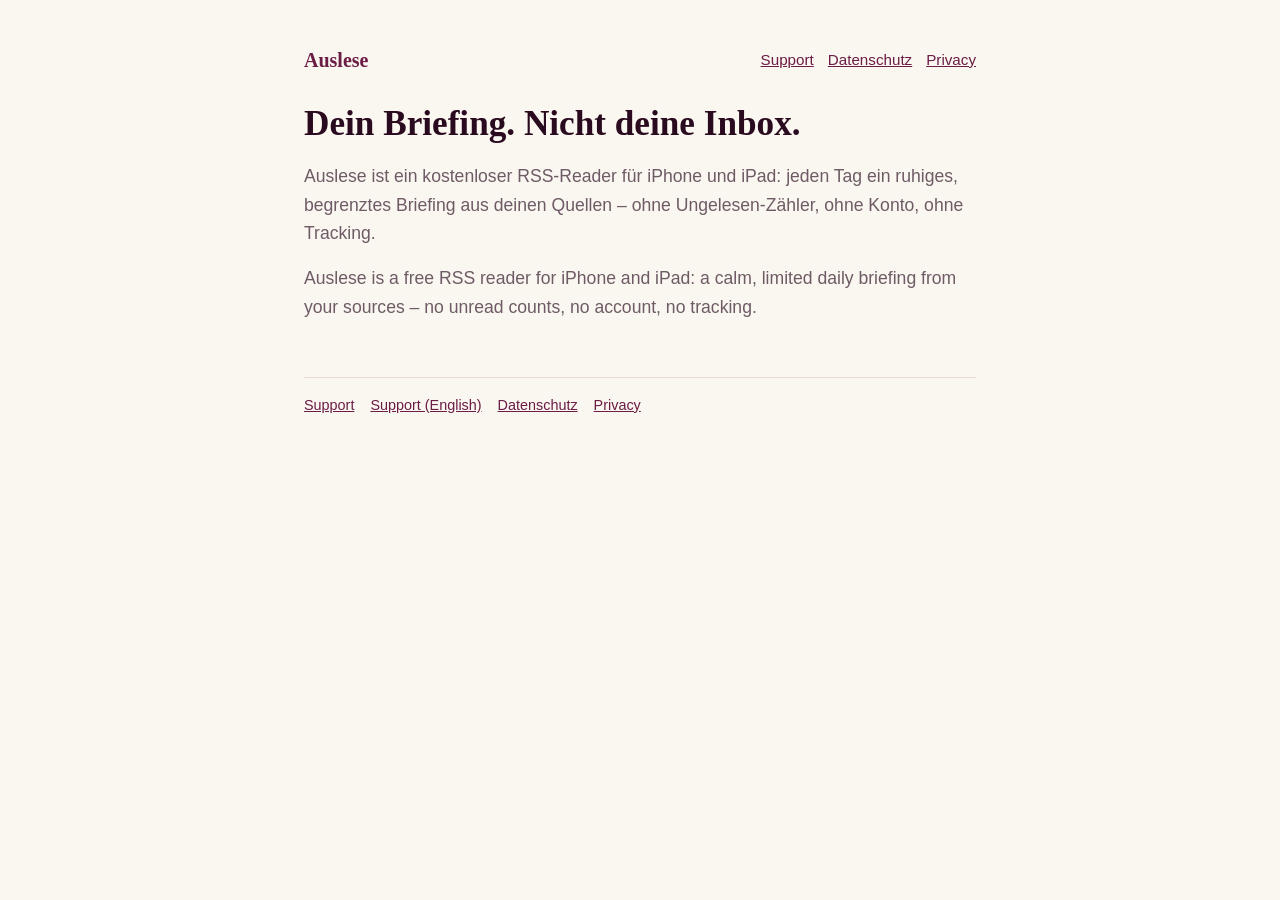
<file: index.html>
<!doctype html>
<html lang="de">
<head>
<meta charset="utf-8">
<meta name="viewport" content="width=device-width, initial-scale=1">
<title>Auslese – RSS-Reader für iPhone und iPad</title>
<link rel="stylesheet" href="style.css">
</head>
<body>
<main>
<header><span class="brand">Auslese</span><nav><a href="support/">Support</a><a href="datenschutz/">Datenschutz</a><a href="privacy/">Privacy</a></nav></header>
<h1>Dein Briefing. Nicht deine Inbox.</h1>
<p class="lead">Auslese ist ein kostenloser RSS-Reader für iPhone und iPad: jeden Tag ein ruhiges, begrenztes Briefing aus deinen Quellen – ohne Ungelesen-Zähler, ohne Konto, ohne Tracking.</p>
<p lang="en" class="lead">Auslese is a free RSS reader for iPhone and iPad: a calm, limited daily briefing from your sources – no unread counts, no account, no tracking.</p>
<footer><a href="support/">Support</a><a href="support/en/">Support (English)</a><a href="datenschutz/">Datenschutz</a><a href="privacy/">Privacy</a></footer>
</main>
</body>
</html>
</file>
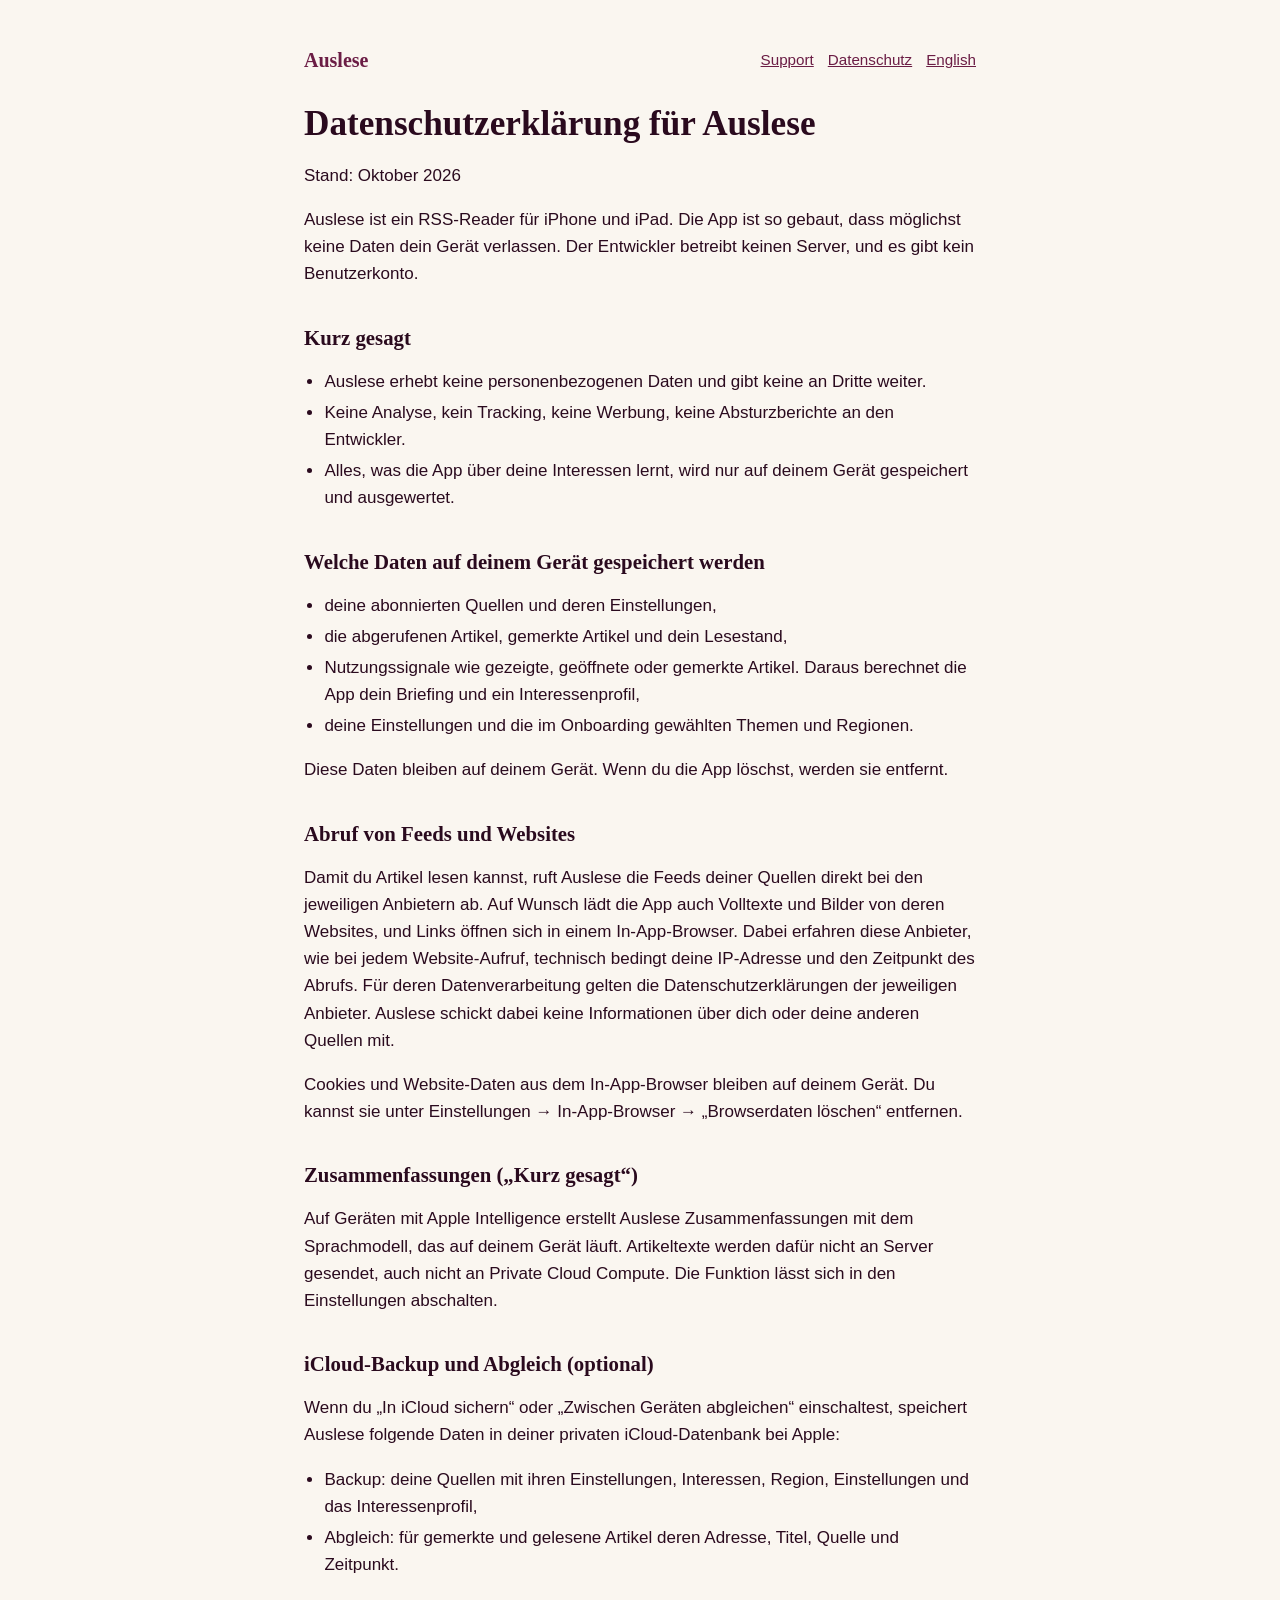
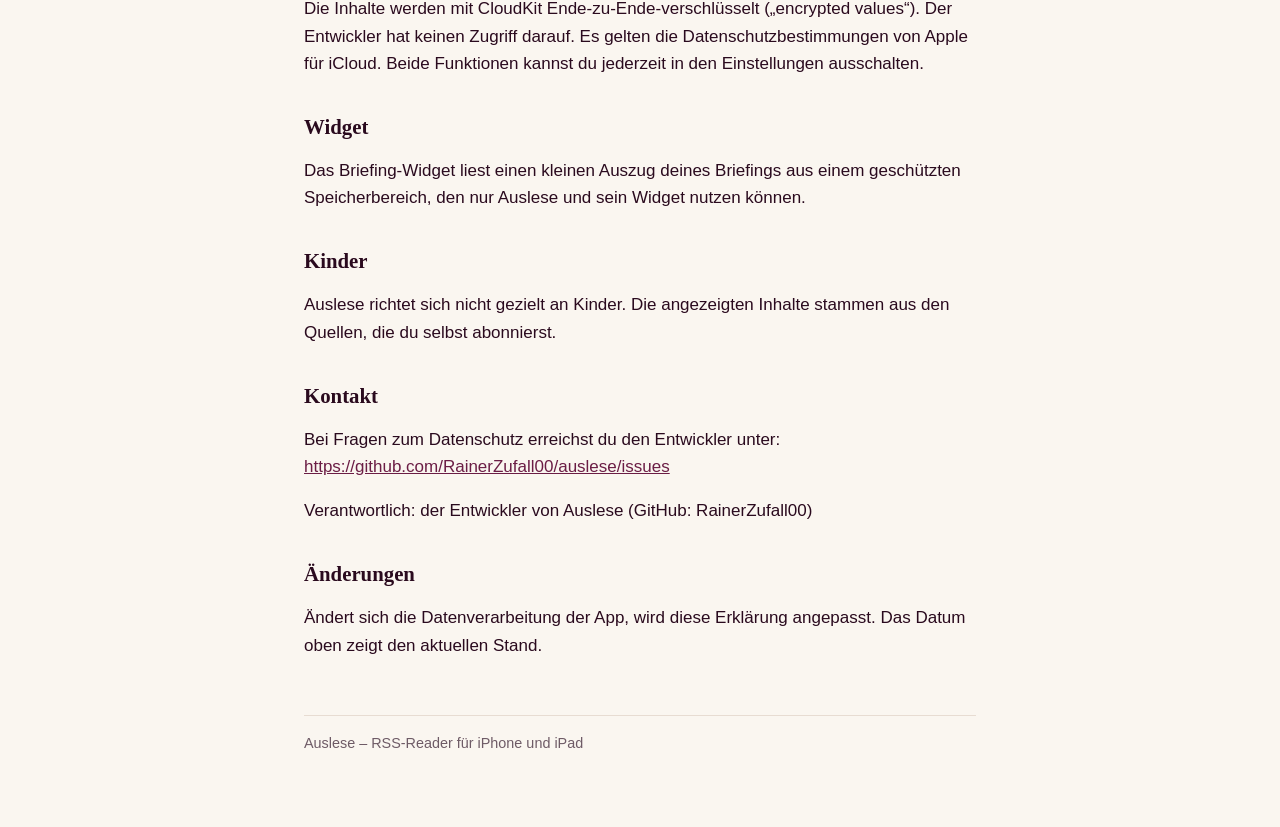
<file: datenschutz/index.html>
<!doctype html>
<html lang="de">
<head>
<meta charset="utf-8">
<meta name="viewport" content="width=device-width, initial-scale=1">
<title>Datenschutz – Auslese</title>
<link rel="stylesheet" href="../style.css">
</head>
<body>
<main>
<header><a class="brand" href="../">Auslese</a><nav><a href="../support/">Support</a><a href="../datenschutz/">Datenschutz</a><a href="../privacy/" hreflang="en">English</a></nav></header>
<h1>Datenschutzerklärung für Auslese</h1>
<p>Stand: Oktober 2026</p>
<p>Auslese ist ein RSS-Reader für iPhone und iPad. Die App ist so gebaut, dass möglichst keine Daten dein Gerät verlassen. Der Entwickler betreibt keinen Server, und es gibt kein Benutzerkonto.</p>
<h2>Kurz gesagt</h2>
<ul><li>Auslese erhebt keine personenbezogenen Daten und gibt keine an Dritte weiter.</li><li>Keine Analyse, kein Tracking, keine Werbung, keine Absturzberichte an den Entwickler.</li><li>Alles, was die App über deine Interessen lernt, wird nur auf deinem Gerät gespeichert und ausgewertet.</li></ul>
<h2>Welche Daten auf deinem Gerät gespeichert werden</h2>
<ul><li>deine abonnierten Quellen und deren Einstellungen,</li><li>die abgerufenen Artikel, gemerkte Artikel und dein Lesestand,</li><li>Nutzungssignale wie gezeigte, geöffnete oder gemerkte Artikel. Daraus berechnet die App dein Briefing und ein Interessenprofil,</li><li>deine Einstellungen und die im Onboarding gewählten Themen und Regionen.</li></ul>
<p>Diese Daten bleiben auf deinem Gerät. Wenn du die App löschst, werden sie entfernt.</p>
<h2>Abruf von Feeds und Websites</h2>
<p>Damit du Artikel lesen kannst, ruft Auslese die Feeds deiner Quellen direkt bei den jeweiligen Anbietern ab. Auf Wunsch lädt die App auch Volltexte und Bilder von deren Websites, und Links öffnen sich in einem In-App-Browser. Dabei erfahren diese Anbieter, wie bei jedem Website-Aufruf, technisch bedingt deine IP-Adresse und den Zeitpunkt des Abrufs. Für deren Datenverarbeitung gelten die Datenschutzerklärungen der jeweiligen Anbieter. Auslese schickt dabei keine Informationen über dich oder deine anderen Quellen mit.</p>
<p>Cookies und Website-Daten aus dem In-App-Browser bleiben auf deinem Gerät. Du kannst sie unter Einstellungen → In-App-Browser → „Browserdaten löschen“ entfernen.</p>
<h2>Zusammenfassungen („Kurz gesagt“)</h2>
<p>Auf Geräten mit Apple Intelligence erstellt Auslese Zusammenfassungen mit dem Sprachmodell, das auf deinem Gerät läuft. Artikeltexte werden dafür nicht an Server gesendet, auch nicht an Private Cloud Compute. Die Funktion lässt sich in den Einstellungen abschalten.</p>
<h2>iCloud-Backup und Abgleich (optional)</h2>
<p>Wenn du „In iCloud sichern“ oder „Zwischen Geräten abgleichen“ einschaltest, speichert Auslese folgende Daten in deiner privaten iCloud-Datenbank bei Apple:</p>
<ul><li>Backup: deine Quellen mit ihren Einstellungen, Interessen, Region, Einstellungen und das Interessenprofil,</li><li>Abgleich: für gemerkte und gelesene Artikel deren Adresse, Titel, Quelle und Zeitpunkt.</li></ul>
<p>Die Inhalte werden mit CloudKit Ende-zu-Ende-verschlüsselt („encrypted values“). Der Entwickler hat keinen Zugriff darauf. Es gelten die Datenschutzbestimmungen von Apple für iCloud. Beide Funktionen kannst du jederzeit in den Einstellungen ausschalten.</p>
<h2>Widget</h2>
<p>Das Briefing-Widget liest einen kleinen Auszug deines Briefings aus einem geschützten Speicherbereich, den nur Auslese und sein Widget nutzen können.</p>
<h2>Kinder</h2>
<p>Auslese richtet sich nicht gezielt an Kinder. Die angezeigten Inhalte stammen aus den Quellen, die du selbst abonnierst.</p>
<h2>Kontakt</h2>
<p>Bei Fragen zum Datenschutz erreichst du den Entwickler unter: <a href="https://github.com/RainerZufall00/auslese/issues">https://github.com/RainerZufall00/auslese/issues</a></p>
<p>Verantwortlich: der Entwickler von Auslese (GitHub: RainerZufall00)</p>
<h2>Änderungen</h2>
<p>Ändert sich die Datenverarbeitung der App, wird diese Erklärung angepasst. Das Datum oben zeigt den aktuellen Stand.</p>
<footer><span>Auslese – RSS-Reader für iPhone und iPad</span></footer>
</main>
</body>
</html>
</file>
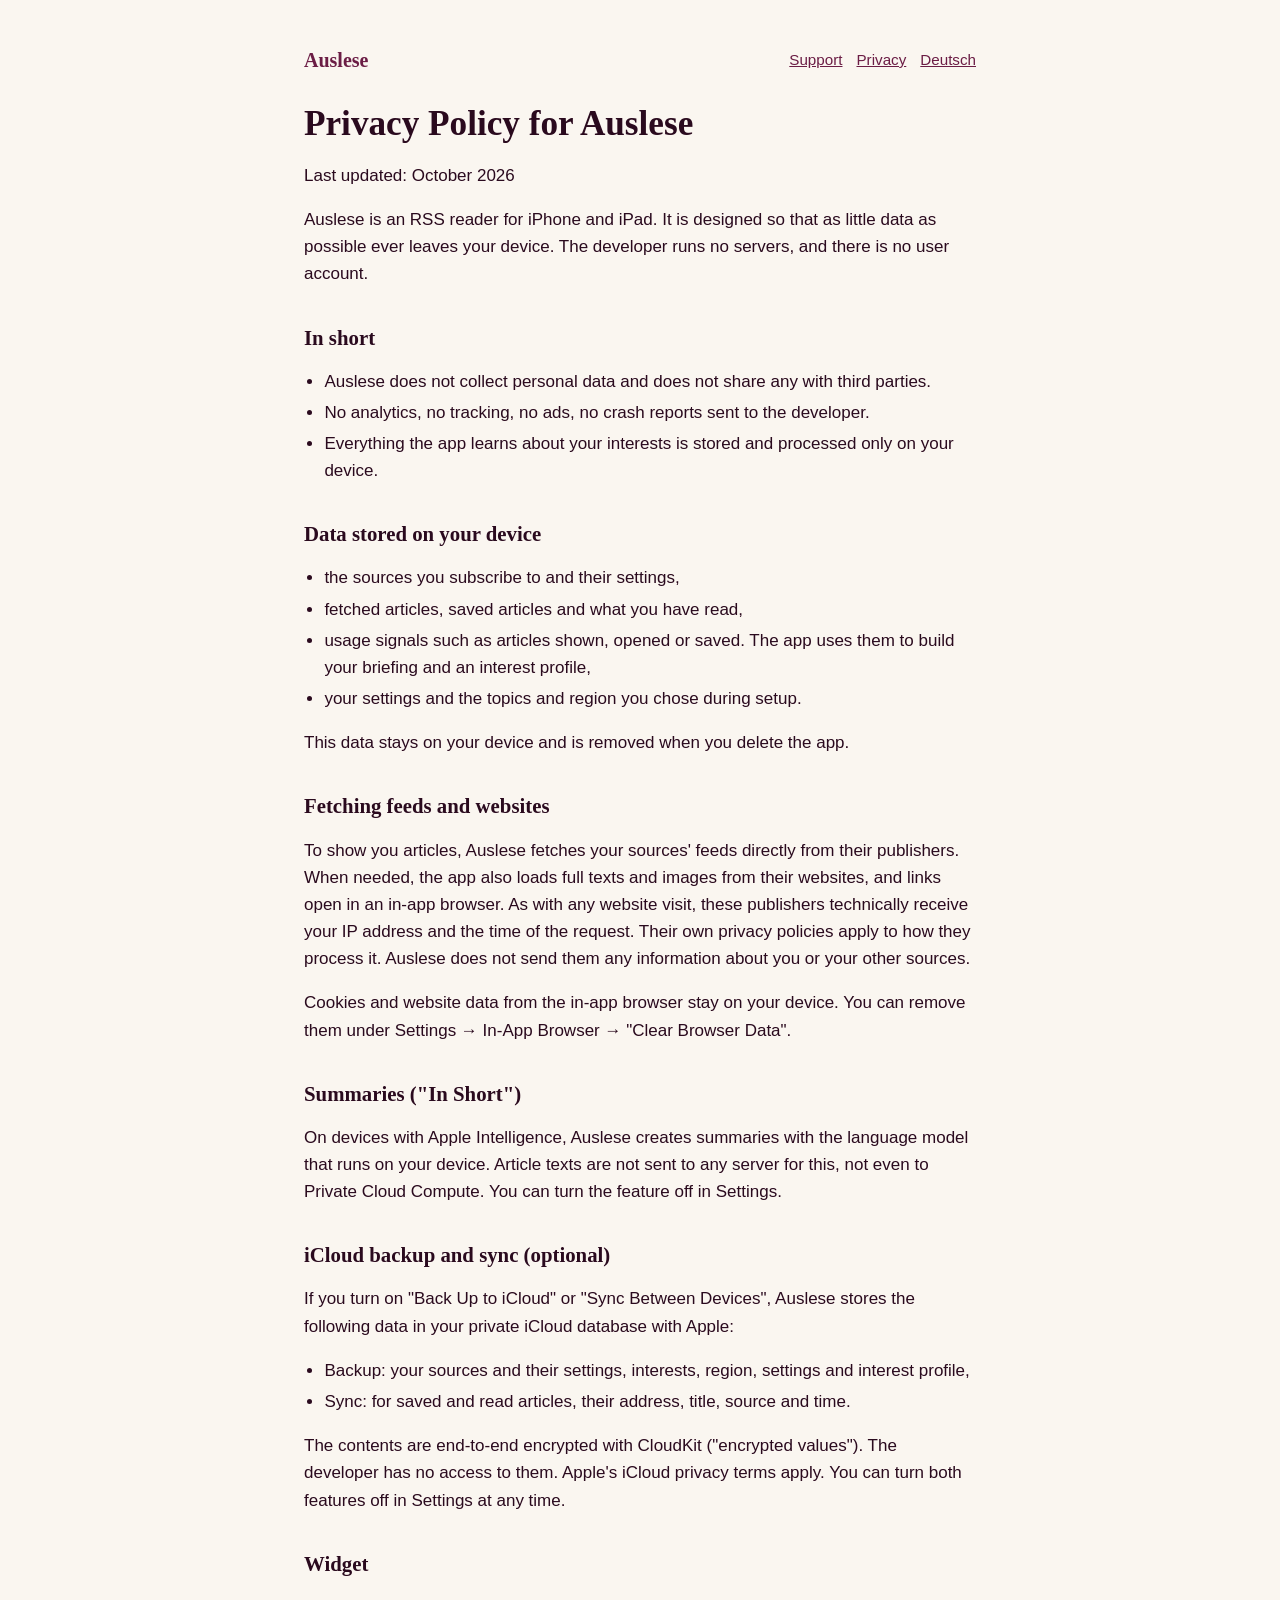
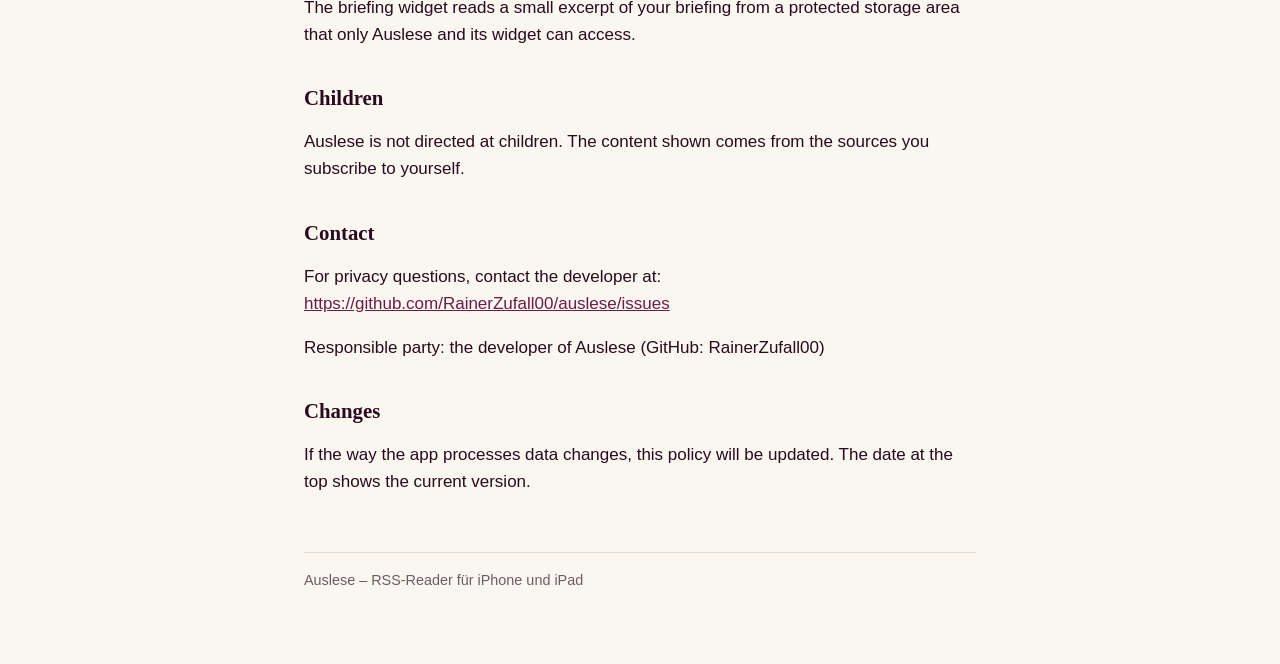
<file: privacy/index.html>
<!doctype html>
<html lang="en">
<head>
<meta charset="utf-8">
<meta name="viewport" content="width=device-width, initial-scale=1">
<title>Privacy – Auslese</title>
<link rel="stylesheet" href="../style.css">
</head>
<body>
<main>
<header><a class="brand" href="../">Auslese</a><nav><a href="../support/en/">Support</a><a href="../privacy/">Privacy</a><a href="../datenschutz/" hreflang="de">Deutsch</a></nav></header>
<h1>Privacy Policy for Auslese</h1>
<p>Last updated: October 2026</p>
<p>Auslese is an RSS reader for iPhone and iPad. It is designed so that as little data as possible ever leaves your device. The developer runs no servers, and there is no user account.</p>
<h2>In short</h2>
<ul><li>Auslese does not collect personal data and does not share any with third parties.</li><li>No analytics, no tracking, no ads, no crash reports sent to the developer.</li><li>Everything the app learns about your interests is stored and processed only on your device.</li></ul>
<h2>Data stored on your device</h2>
<ul><li>the sources you subscribe to and their settings,</li><li>fetched articles, saved articles and what you have read,</li><li>usage signals such as articles shown, opened or saved. The app uses them to build your briefing and an interest profile,</li><li>your settings and the topics and region you chose during setup.</li></ul>
<p>This data stays on your device and is removed when you delete the app.</p>
<h2>Fetching feeds and websites</h2>
<p>To show you articles, Auslese fetches your sources' feeds directly from their publishers. When needed, the app also loads full texts and images from their websites, and links open in an in-app browser. As with any website visit, these publishers technically receive your IP address and the time of the request. Their own privacy policies apply to how they process it. Auslese does not send them any information about you or your other sources.</p>
<p>Cookies and website data from the in-app browser stay on your device. You can remove them under Settings → In-App Browser → "Clear Browser Data".</p>
<h2>Summaries ("In Short")</h2>
<p>On devices with Apple Intelligence, Auslese creates summaries with the language model that runs on your device. Article texts are not sent to any server for this, not even to Private Cloud Compute. You can turn the feature off in Settings.</p>
<h2>iCloud backup and sync (optional)</h2>
<p>If you turn on "Back Up to iCloud" or "Sync Between Devices", Auslese stores the following data in your private iCloud database with Apple:</p>
<ul><li>Backup: your sources and their settings, interests, region, settings and interest profile,</li><li>Sync: for saved and read articles, their address, title, source and time.</li></ul>
<p>The contents are end-to-end encrypted with CloudKit ("encrypted values"). The developer has no access to them. Apple's iCloud privacy terms apply. You can turn both features off in Settings at any time.</p>
<h2>Widget</h2>
<p>The briefing widget reads a small excerpt of your briefing from a protected storage area that only Auslese and its widget can access.</p>
<h2>Children</h2>
<p>Auslese is not directed at children. The content shown comes from the sources you subscribe to yourself.</p>
<h2>Contact</h2>
<p>For privacy questions, contact the developer at: <a href="https://github.com/RainerZufall00/auslese/issues">https://github.com/RainerZufall00/auslese/issues</a></p>
<p>Responsible party: the developer of Auslese (GitHub: RainerZufall00)</p>
<h2>Changes</h2>
<p>If the way the app processes data changes, this policy will be updated. The date at the top shows the current version.</p>
<footer><span>Auslese – RSS-Reader für iPhone und iPad</span></footer>
</main>
</body>
</html>
</file>
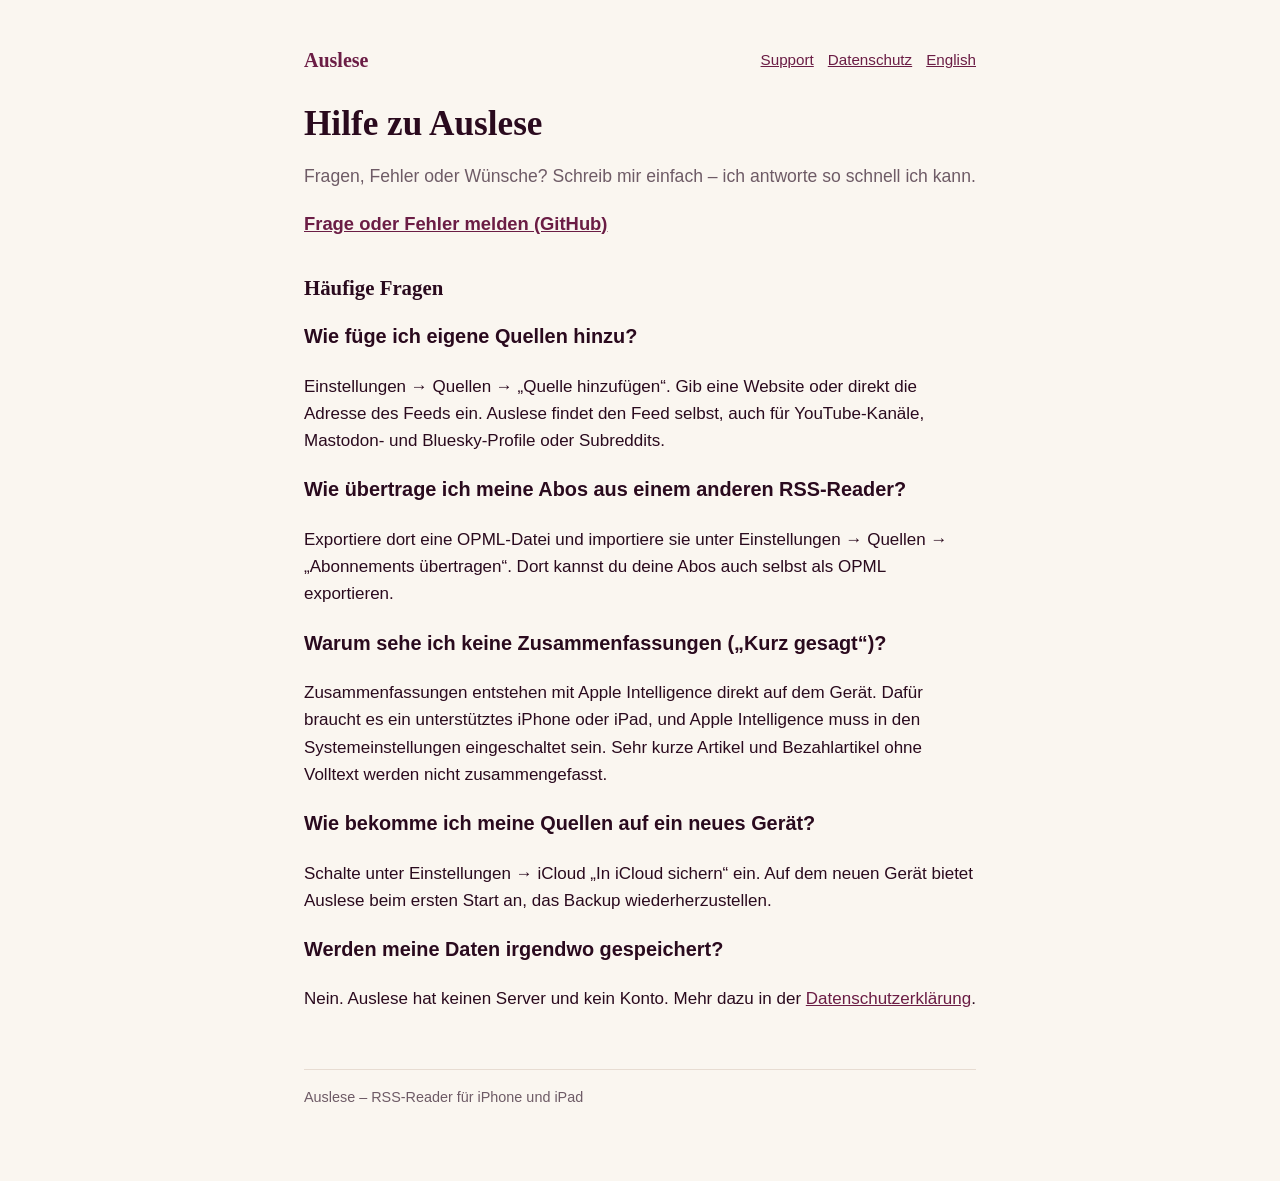
<file: support/index.html>
<!doctype html>
<html lang="de">
<head>
<meta charset="utf-8">
<meta name="viewport" content="width=device-width, initial-scale=1">
<title>Support – Auslese</title>
<link rel="stylesheet" href="../style.css">
</head>
<body>
<main>
<header><a class="brand" href="../">Auslese</a><nav><a href="../support/">Support</a><a href="../datenschutz/">Datenschutz</a><a href="en/" hreflang="en">English</a></nav></header>
<h1>Hilfe zu Auslese</h1>
<p class="lead">Fragen, Fehler oder Wünsche? Schreib mir einfach – ich antworte so schnell ich kann.</p>
<p class="mail"><a href="https://github.com/RainerZufall00/auslese/issues">Frage oder Fehler melden (GitHub)</a></p>
<h2>Häufige Fragen</h2>
<h3>Wie füge ich eigene Quellen hinzu?</h3>
<p>Einstellungen → Quellen → „Quelle hinzufügen“. Gib eine Website oder direkt die Adresse des Feeds ein. Auslese findet den Feed selbst, auch für YouTube-Kanäle, Mastodon- und Bluesky-Profile oder Subreddits.</p>
<h3>Wie übertrage ich meine Abos aus einem anderen RSS-Reader?</h3>
<p>Exportiere dort eine OPML-Datei und importiere sie unter Einstellungen → Quellen → „Abonnements übertragen“. Dort kannst du deine Abos auch selbst als OPML exportieren.</p>
<h3>Warum sehe ich keine Zusammenfassungen („Kurz gesagt“)?</h3>
<p>Zusammenfassungen entstehen mit Apple Intelligence direkt auf dem Gerät. Dafür braucht es ein unterstütztes iPhone oder iPad, und Apple Intelligence muss in den Systemeinstellungen eingeschaltet sein. Sehr kurze Artikel und Bezahlartikel ohne Volltext werden nicht zusammengefasst.</p>
<h3>Wie bekomme ich meine Quellen auf ein neues Gerät?</h3>
<p>Schalte unter Einstellungen → iCloud „In iCloud sichern“ ein. Auf dem neuen Gerät bietet Auslese beim ersten Start an, das Backup wiederherzustellen.</p>
<h3>Werden meine Daten irgendwo gespeichert?</h3>
<p>Nein. Auslese hat keinen Server und kein Konto. Mehr dazu in der <a href="../datenschutz/">Datenschutzerklärung</a>.</p>
<footer><span>Auslese – RSS-Reader für iPhone und iPad</span></footer>
</main>
</body>
</html>
</file>
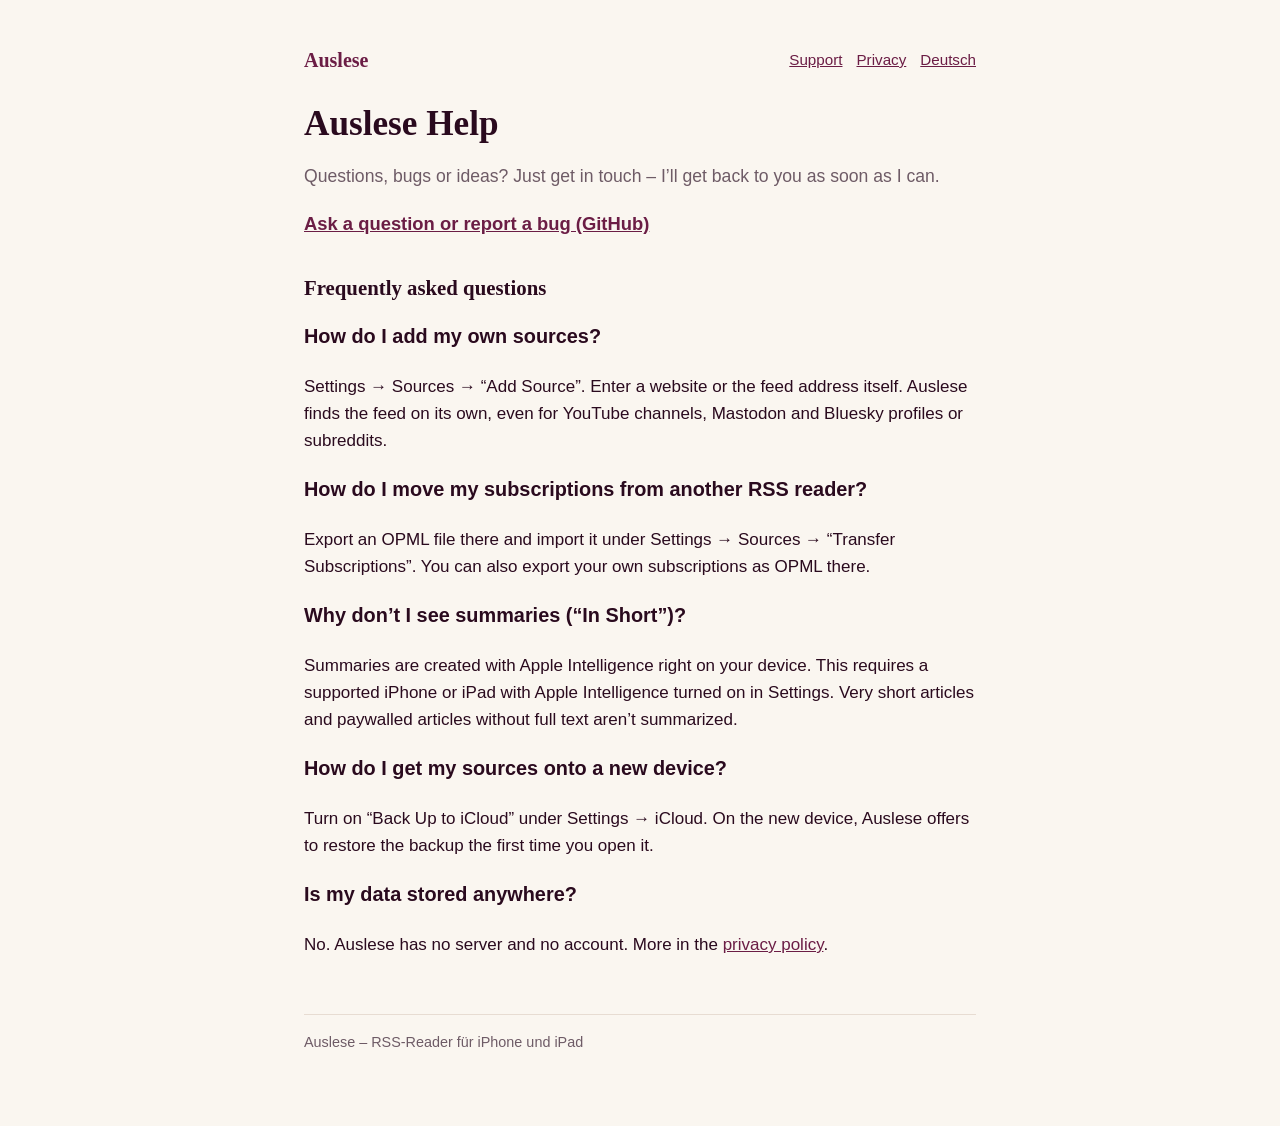
<file: support/en/index.html>
<!doctype html>
<html lang="en">
<head>
<meta charset="utf-8">
<meta name="viewport" content="width=device-width, initial-scale=1">
<title>Support – Auslese</title>
<link rel="stylesheet" href="../../style.css">
</head>
<body>
<main>
<header><a class="brand" href="../../">Auslese</a><nav><a href="./">Support</a><a href="../../privacy/">Privacy</a><a href="../" hreflang="de">Deutsch</a></nav></header>
<h1>Auslese Help</h1>
<p class="lead">Questions, bugs or ideas? Just get in touch – I’ll get back to you as soon as I can.</p>
<p class="mail"><a href="https://github.com/RainerZufall00/auslese/issues">Ask a question or report a bug (GitHub)</a></p>
<h2>Frequently asked questions</h2>
<h3>How do I add my own sources?</h3>
<p>Settings → Sources → “Add Source”. Enter a website or the feed address itself. Auslese finds the feed on its own, even for YouTube channels, Mastodon and Bluesky profiles or subreddits.</p>
<h3>How do I move my subscriptions from another RSS reader?</h3>
<p>Export an OPML file there and import it under Settings → Sources → “Transfer Subscriptions”. You can also export your own subscriptions as OPML there.</p>
<h3>Why don’t I see summaries (“In Short”)?</h3>
<p>Summaries are created with Apple Intelligence right on your device. This requires a supported iPhone or iPad with Apple Intelligence turned on in Settings. Very short articles and paywalled articles without full text aren’t summarized.</p>
<h3>How do I get my sources onto a new device?</h3>
<p>Turn on “Back Up to iCloud” under Settings → iCloud. On the new device, Auslese offers to restore the backup the first time you open it.</p>
<h3>Is my data stored anywhere?</h3>
<p>No. Auslese has no server and no account. More in the <a href="../../privacy/">privacy policy</a>.</p>
<footer><span>Auslese – RSS-Reader für iPhone und iPad</span></footer>
</main>
</body>
</html>
</file>
<file: style.css>
:root { --bg: #faf6f0; --ink: #2a0a1e; --muted: #6e5b66; --line: #e7dcd2; --accent: #6b1d45; --gold: #b9861c; }
@media (prefers-color-scheme: dark) {
  :root { --bg: #1b0d16; --ink: #f6ece4; --muted: #b9a5b0; --line: #3d2533; --accent: #e7a6c6; --gold: #f2c14e; color-scheme: dark; }
}
* { box-sizing: border-box; }
body { margin: 0; background: var(--bg); color: var(--ink); font: 17px/1.6 -apple-system, BlinkMacSystemFont, "Segoe UI", sans-serif; padding: 0 20px; }
main { max-width: 42rem; margin: 0 auto; padding-block: 48px 72px; }
header { display: flex; align-items: center; justify-content: space-between; gap: 12px; flex-wrap: wrap; margin-bottom: 32px; }
.brand { font: 700 1.25rem Georgia, "Iowan Old Style", serif; color: var(--accent); text-decoration: none; }
nav { display: flex; gap: 14px; flex-wrap: wrap; font-size: .95rem; }
nav a, a { color: var(--accent); }
h1 { font: 700 2.2rem/1.15 Georgia, "Iowan Old Style", serif; margin: 0 0 12px; text-wrap: balance; }
h2 { font: 700 1.3rem/1.3 Georgia, "Iowan Old Style", serif; margin: 36px 0 8px; }
ul { padding-left: 1.2em; }
li { margin: 4px 0; }
code { font-family: ui-monospace, Menlo, monospace; font-size: .9em; }
.lead { color: var(--muted); font-size: 1.1rem; }
.mail { font-size: 1.15rem; font-weight: 600; }
.todo { background: #fbefcf; color: #2a0a1e; padding: 1px 6px; border-radius: 4px; }
footer { margin-top: 56px; padding-top: 16px; border-top: 1px solid var(--line); color: var(--muted); font-size: .9rem; display: flex; gap: 16px; flex-wrap: wrap; }
</file>
